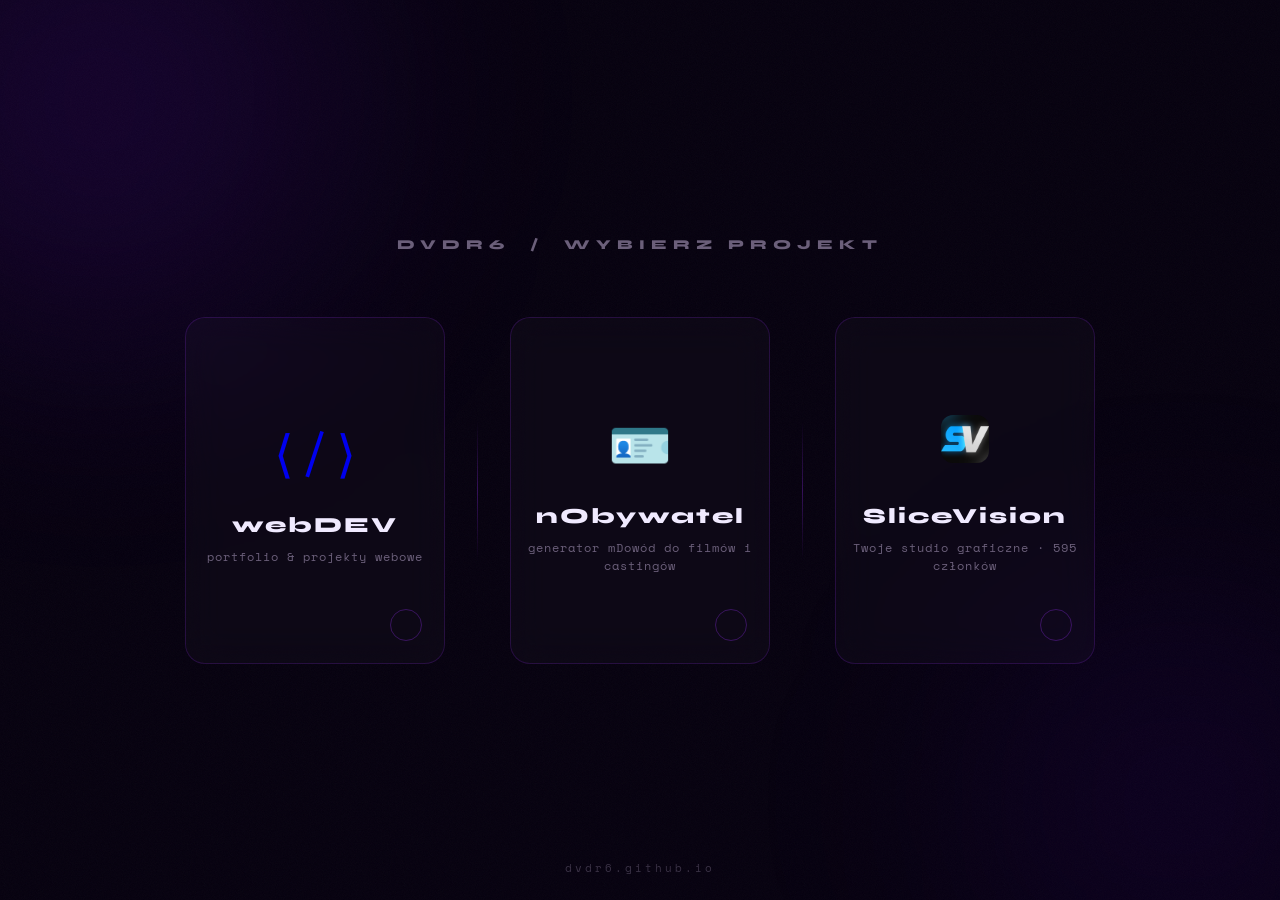
<file: index.html>
<!DOCTYPE html>
<html lang="pl">
<head>
<meta charset="UTF-8">
<meta name="viewport" content="width=device-width, initial-scale=1.0">
<meta name="theme-color" content="#06000f">
<title>dvdr6</title>
<link rel="preconnect" href="https://fonts.googleapis.com">
<link href="https://fonts.googleapis.com/css2?family=Space+Mono:wght@400;700&family=Syne:wght@700;800;900&display=swap" rel="stylesheet">
<style>
* { margin: 0; padding: 0; box-sizing: border-box; }

:root {
  --bg: #06000f;
  --purple: #9b30ff;
  --purple-dim: rgba(155,48,255,0.15);
  --white: #f0eaff;
  --muted: #6b5f7a;
}

html, body {
  height: 100%;
  background: var(--bg);
  font-family: 'Space Mono', monospace;
  overflow: hidden;
}

.noise {
  position: fixed;
  inset: 0;
  pointer-events: none;
  z-index: 0;
  opacity: 0.035;
  background-image: url("data:image/svg+xml,%3Csvg viewBox='0 0 256 256' xmlns='http://www.w3.org/2000/svg'%3E%3Cfilter id='noise'%3E%3CfeTurbulence type='fractalNoise' baseFrequency='0.9' numOctaves='4' stitchTiles='stitch'/%3E%3C/filter%3E%3Crect width='100%25' height='100%25' filter='url(%23noise)'/%3E%3C/svg%3E");
  background-size: 200px 200px;
}

.orb {
  position: fixed;
  border-radius: 50%;
  filter: blur(120px);
  pointer-events: none;
  z-index: 0;
}
.orb-1 { width: 500px; height: 500px; top: -150px; left: -150px; background: rgba(120,20,255,0.12); }
.orb-2 { width: 400px; height: 400px; bottom: -100px; right: -100px; background: rgba(80,0,200,0.1); }

.stage {
  position: relative;
  z-index: 1;
  height: 100vh;
  display: flex;
  flex-direction: column;
  align-items: center;
  justify-content: center;
  padding: 40px 20px;
}

.sig {
  font-family: 'Syne', sans-serif;
  font-weight: 900;
  font-size: clamp(0.7rem, 1.5vw, 0.85rem);
  letter-spacing: 6px;
  color: var(--muted);
  text-transform: uppercase;
  margin-bottom: clamp(36px, 8vh, 64px);
  animation: fadeUp 0.8s ease both;
}

.cards {
  display: flex;
  gap: clamp(16px, 4vw, 32px);
  align-items: stretch;
  flex-wrap: wrap;
  justify-content: center;
}

.card {
  position: relative;
  width: clamp(160px, 42vw, 260px);
  aspect-ratio: 3/4;
  border-radius: 20px;
  border: 1px solid rgba(155,48,255,0.18);
  background: rgba(255,255,255,0.025);
  backdrop-filter: blur(20px);
  display: flex;
  flex-direction: column;
  align-items: center;
  justify-content: center;
  text-decoration: none;
  overflow: hidden;
  cursor: pointer;
  transition: transform 0.35s cubic-bezier(.22,.68,0,1.2), border-color 0.3s, box-shadow 0.3s;
  animation: fadeUp 0.8s ease both;
}

.card:nth-child(2) { animation-delay: 0.05s; }
.card:nth-child(4) { animation-delay: 0.1s; }

.card::before {
  content: '';
  position: absolute;
  inset: 0;
  background: radial-gradient(ellipse at 50% 0%, rgba(155,48,255,0.18) 0%, transparent 65%);
  opacity: 0;
  transition: opacity 0.35s;
}

.card:hover {
  transform: translateY(-10px) scale(1.025);
  border-color: rgba(155,48,255,0.5);
  box-shadow: 0 20px 60px rgba(100,0,255,0.2), 0 0 0 1px rgba(155,48,255,0.1);
}

.card:hover::before { opacity: 1; }

.card-glyph {
  font-size: clamp(2.2rem, 8vw, 3.2rem);
  margin-bottom: 22px;
  position: relative;
  z-index: 1;
  transition: transform 0.35s cubic-bezier(.22,.68,0,1.2);
}

.card:hover .card-glyph { transform: scale(1.15); }

.card-name {
  font-family: 'Syne', sans-serif;
  font-weight: 800;
  font-size: clamp(1rem, 3.5vw, 1.35rem);
  letter-spacing: 2px;
  color: var(--white);
  position: relative;
  z-index: 1;
  margin-bottom: 10px;
}

.card-sub {
  font-size: clamp(0.6rem, 1.8vw, 0.72rem);
  color: var(--muted);
  letter-spacing: 1px;
  position: relative;
  z-index: 1;
  text-align: center;
  padding: 0 16px;
  line-height: 1.6;
}

.card-arrow {
  position: absolute;
  bottom: 22px;
  right: 22px;
  width: 32px;
  height: 32px;
  border-radius: 50%;
  border: 1px solid rgba(155,48,255,0.3);
  display: flex;
  align-items: center;
  justify-content: center;
  transition: all 0.3s;
  z-index: 1;
}

.card:hover .card-arrow {
  background: var(--purple);
  border-color: var(--purple);
  transform: translate(2px, -2px);
}

.card-arrow svg { width: 14px; height: 14px; fill: var(--white); }

.divider {
  width: 1px;
  height: clamp(80px, 20vw, 140px);
  background: linear-gradient(180deg, transparent, rgba(155,48,255,0.3), transparent);
  animation: fadeUp 0.8s ease both 0.05s;
  align-self: center;
}

@media (max-width: 500px) {
  .divider { display: none; }
  .cards { flex-direction: column; align-items: center; }
  .card { width: clamp(200px, 80vw, 300px); aspect-ratio: 5/3; }
}

.footer-sig {
  position: fixed;
  bottom: 24px;
  left: 50%;
  transform: translateX(-50%);
  font-size: 0.68rem;
  color: rgba(107,95,122,0.5);
  letter-spacing: 3px;
  z-index: 1;
  white-space: nowrap;
}

@keyframes fadeUp {
  from { opacity: 0; transform: translateY(24px); }
  to { opacity: 1; transform: translateY(0); }
}
</style>
</head>
<body>
<div class="noise"></div>
<div class="orb orb-1"></div>
<div class="orb orb-2"></div>

<div class="stage">
  <p class="sig">dvdr6 &nbsp;/&nbsp; wybierz projekt</p>

  <div class="cards">
    <a href="webdev.html" class="card">
      <div class="card-glyph">⟨/⟩</div>
      <div class="card-name">webDEV</div>
      <div class="card-sub">portfolio & projekty webowe</div>
      <div class="card-arrow">
        <svg viewBox="0 0 24 24"><path d="M7 17L17 7M17 7H7M17 7v10"/></svg>
      </div>
    </a>

    <div class="divider"></div>

    <a href="nobywatel.html" class="card">
      <div class="card-glyph">🪪</div>
      <div class="card-name">nObywatel</div>
      <div class="card-sub">generator mDowód do filmów i castingów</div>
      <div class="card-arrow">
        <svg viewBox="0 0 24 24"><path d="M7 17L17 7M17 7H7M17 7v10"/></svg>
      </div>
    </a>

    <div class="divider"></div>

    <a href="https://discord.gg/fzKT7bqCHF" target="_blank" class="card">
      <div class="card-glyph">
        <img src="logoslicevision.png" alt="SliceVision" style="width:48px;height:48px;object-fit:contain;border-radius:12px;">
      </div>
      <div class="card-name">SliceVision</div>
      <div class="card-sub">Twoje studio graficzne · 595 członków</div>
      <div class="card-arrow">
        <svg viewBox="0 0 24 24"><path d="M7 17L17 7M17 7H7M17 7v10"/></svg>
      </div>
    </a>
  </div>
</div>

<p class="footer-sig">dvdr6.github.io</p>
</body>
</html>
</file>
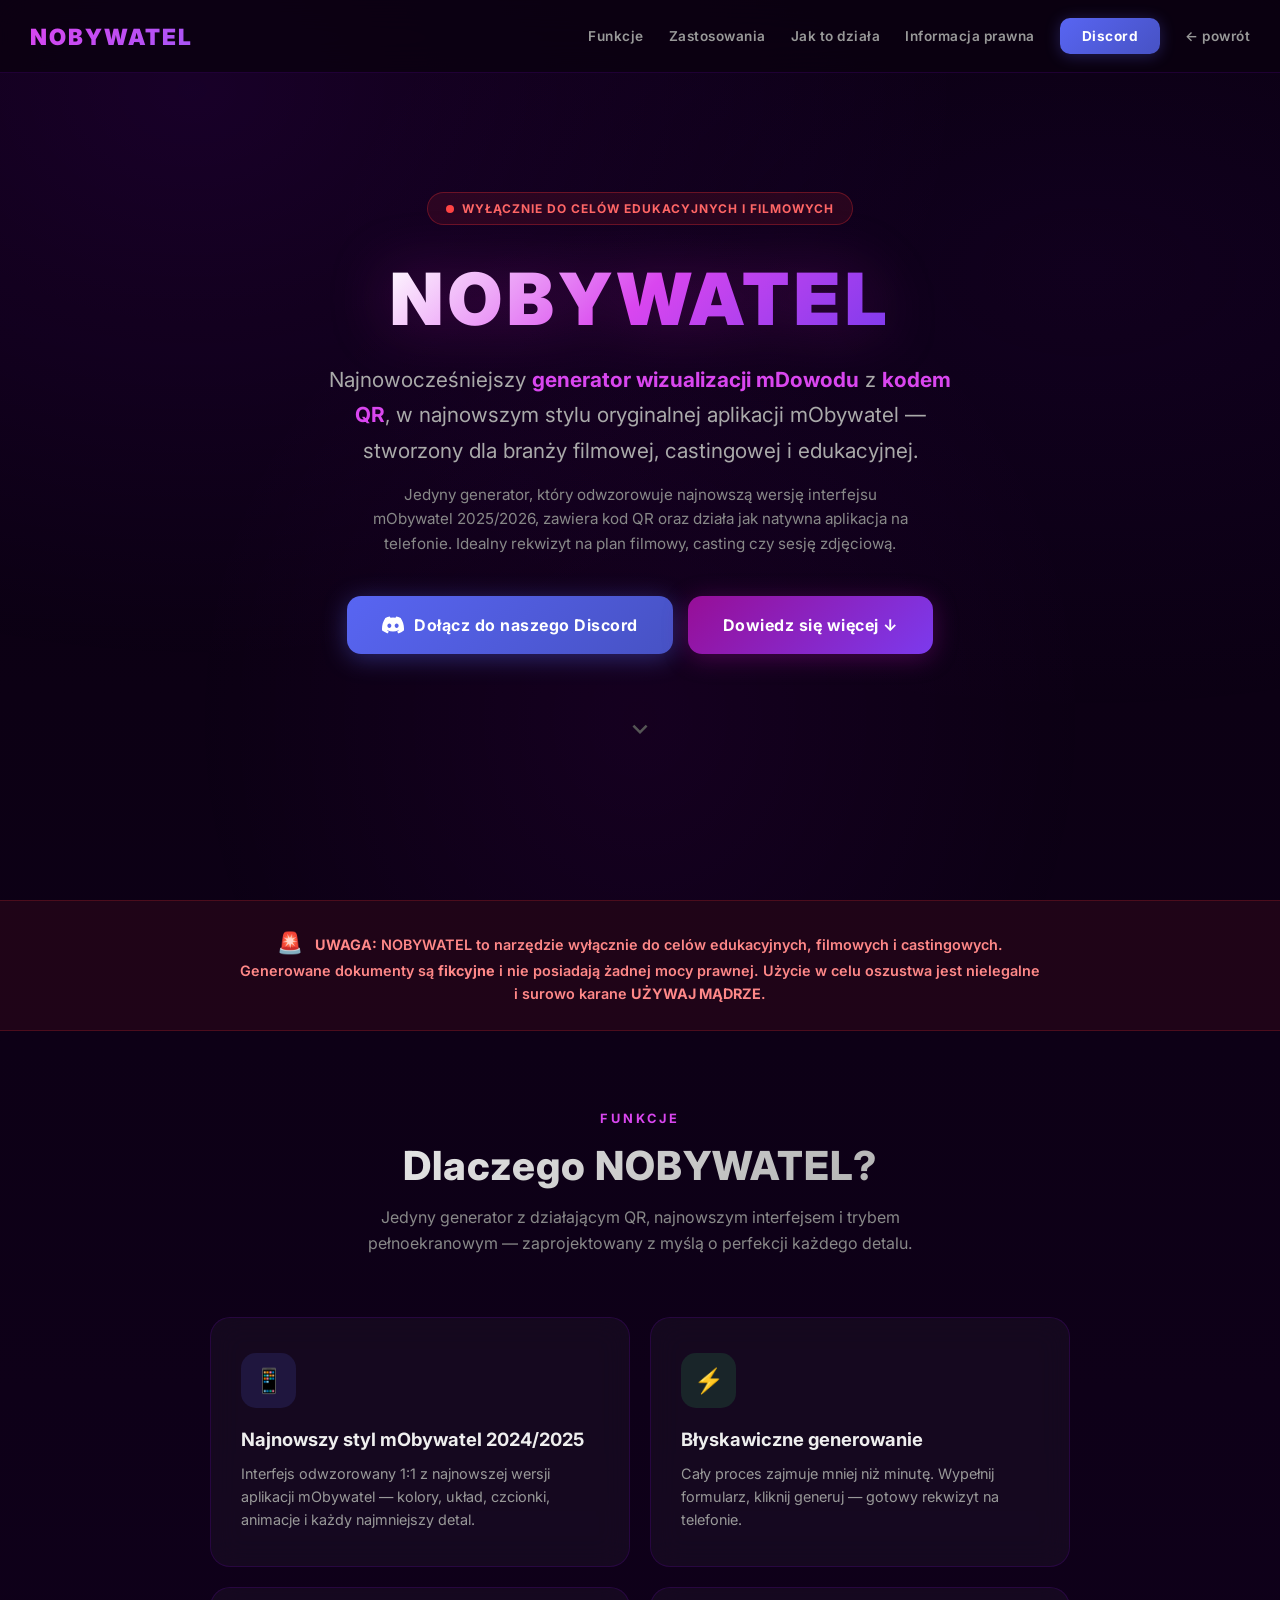
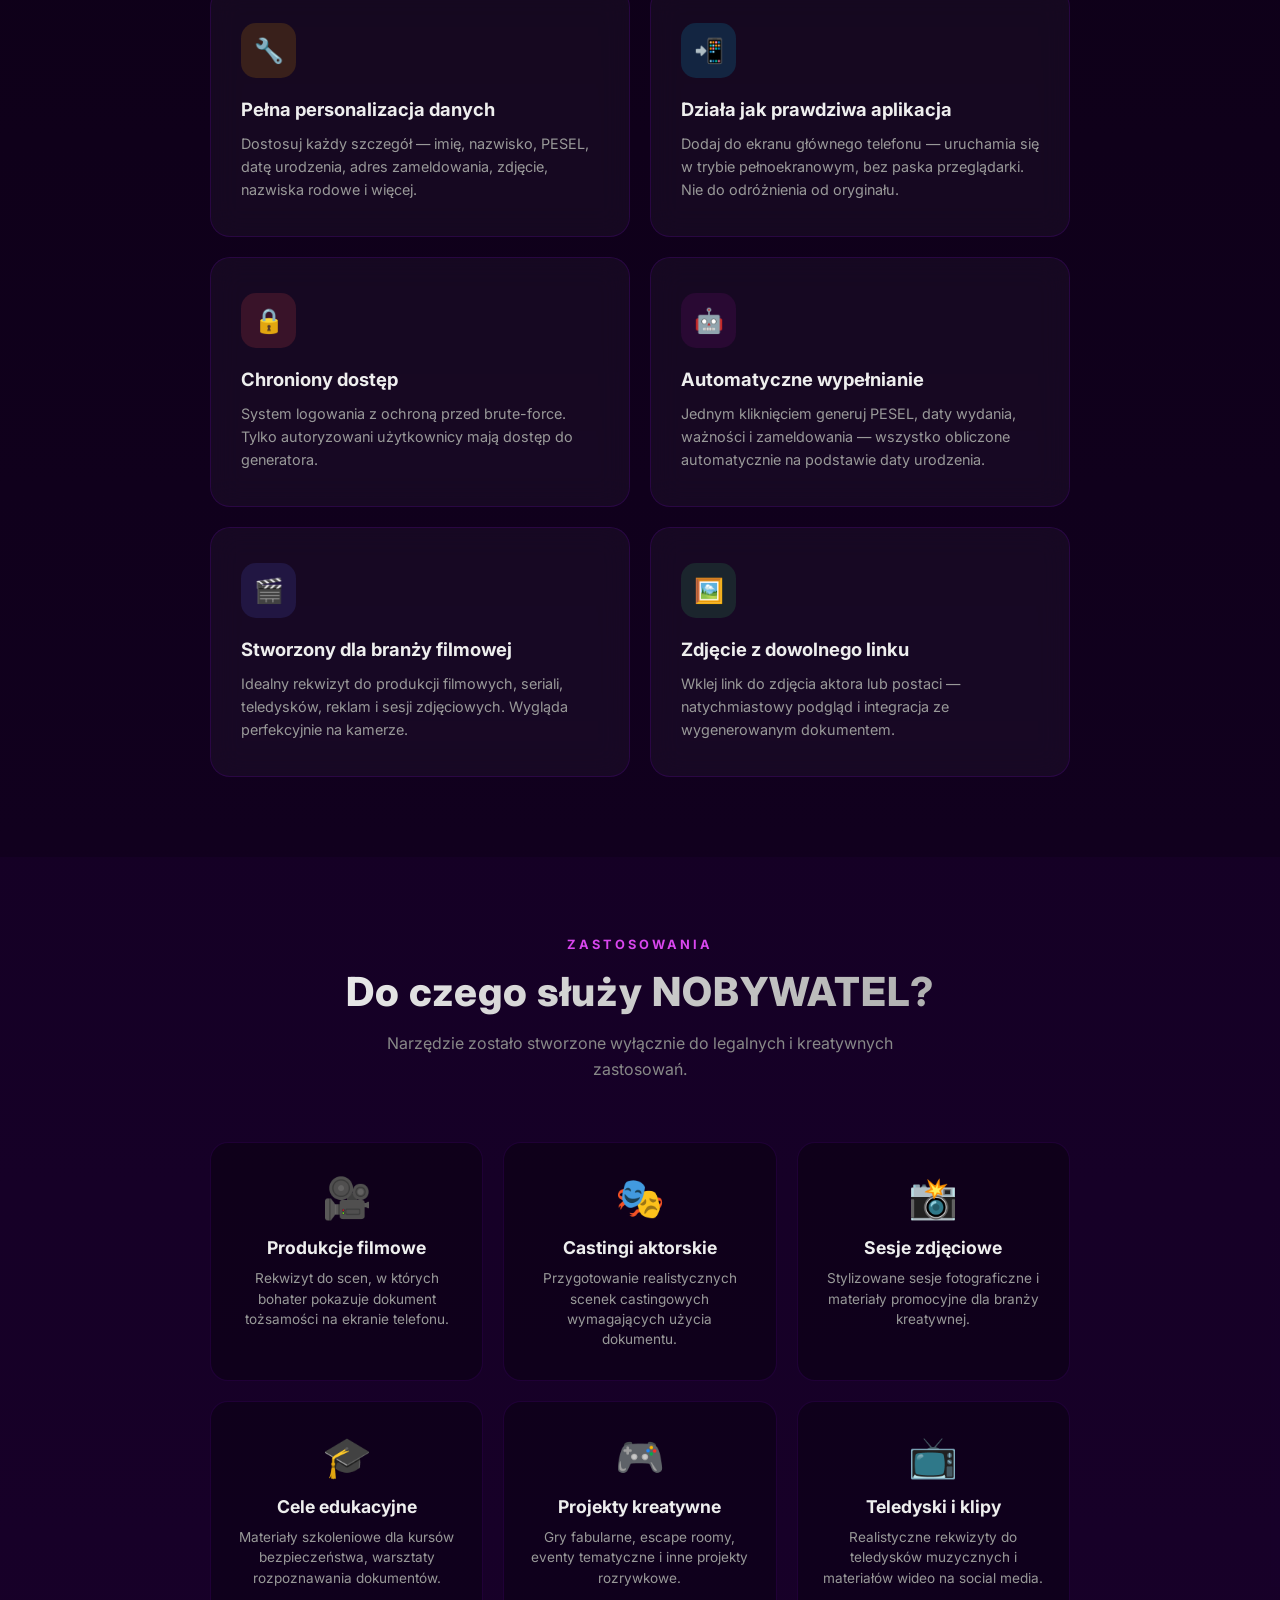
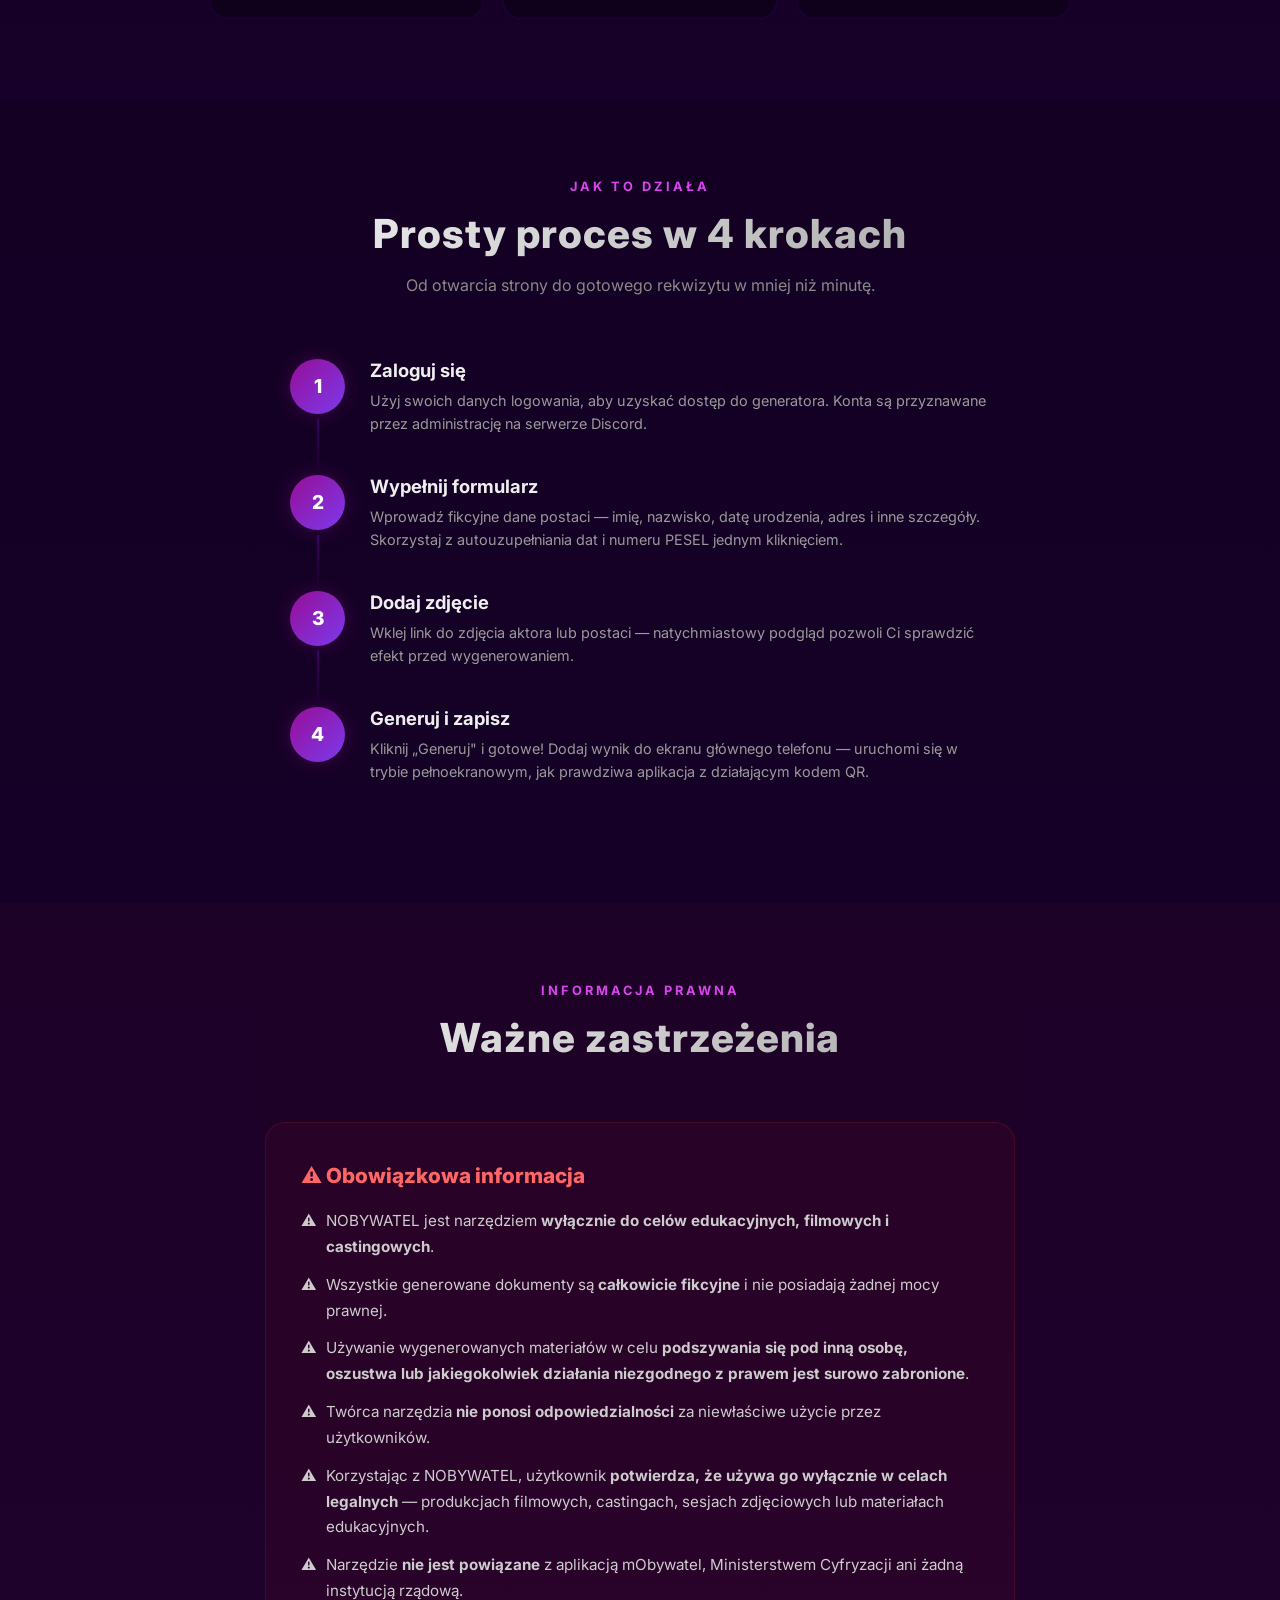
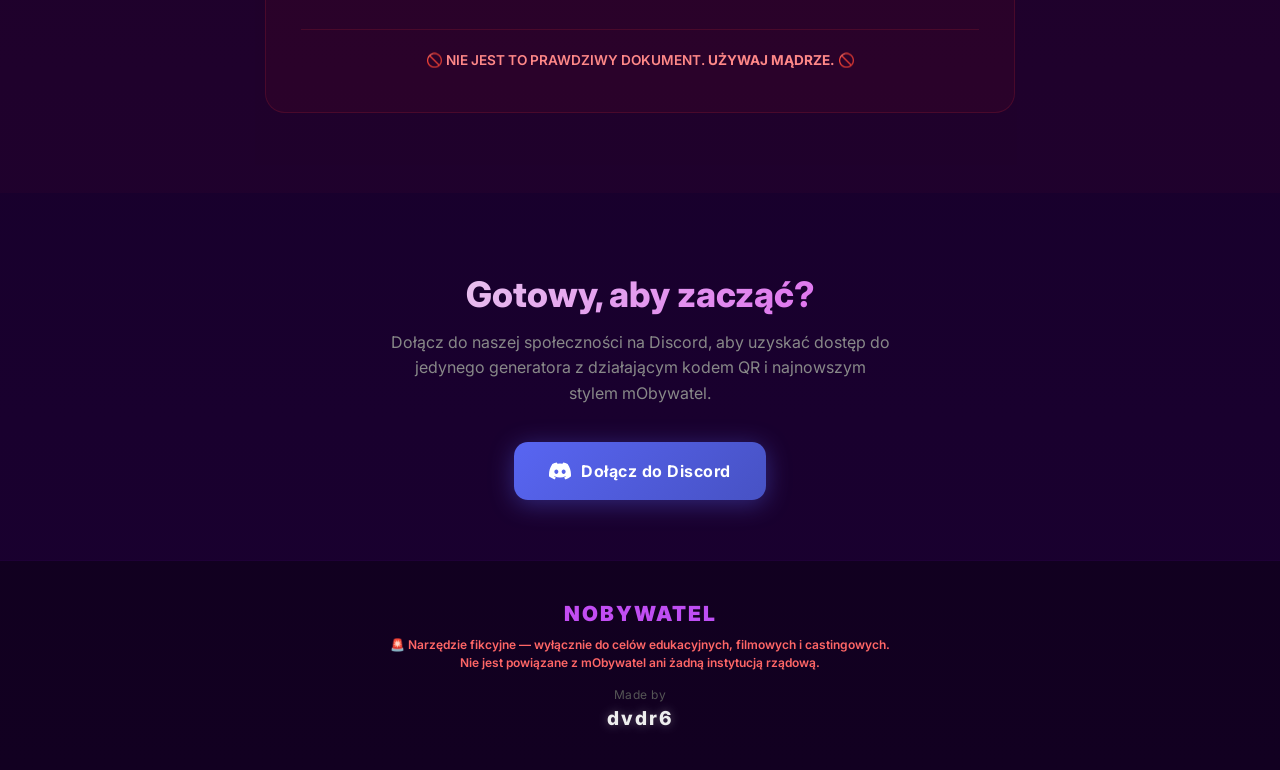
<file: nobywatel.html>
<!DOCTYPE html>
<html lang="pl">
<head>
    <meta charset="UTF-8">
    <meta name="viewport" content="width=device-width, initial-scale=1.0">
    <meta name="apple-mobile-web-app-capable" content="yes">
    <meta name="apple-mobile-web-app-status-bar-style" content="black-translucent">
    <meta name="mobile-web-app-capable" content="yes">
    <meta name="theme-color" content="#0a0010">
    <title>NOBYWATEL | Generator mDowód do Filmów i Castingów</title>
    <link rel="preconnect" href="https://fonts.googleapis.com">
    <link href="https://fonts.googleapis.com/css2?family=Inter:wght@400;500;600;700;800;900&display=swap" rel="stylesheet">
    <style>
        * {
            margin: 0;
            padding: 0;
            box-sizing: border-box;
        }

        html {
            scroll-behavior: smooth;
        }

        body {
            font-family: 'Inter', sans-serif;
            background: linear-gradient(180deg, #0a0010 0%, #1a0030 100%);
            color: #eeeeee;
            overflow-x: hidden;
        }

        .page-wrapper {
            max-width: 860px;
            margin: 0 auto;
            padding: 0 20px;
        }

        .bg-glow {
            position: fixed;
            top: 0;
            left: 0;
            width: 100%;
            height: 100%;
            pointer-events: none;
            z-index: 0;
            background:
                radial-gradient(ellipse at 15% 10%, rgba(150, 0, 255, 0.1) 0%, transparent 50%),
                radial-gradient(ellipse at 85% 30%, rgba(100, 0, 200, 0.07) 0%, transparent 50%),
                radial-gradient(ellipse at 50% 80%, rgba(200, 0, 255, 0.05) 0%, transparent 50%);
        }

        nav {
            position: fixed;
            top: 0;
            left: 0;
            width: 100%;
            z-index: 100;
            padding: 18px 30px;
            display: flex;
            justify-content: space-between;
            align-items: center;
            background: rgba(10, 0, 16, 0.8);
            backdrop-filter: blur(20px);
            -webkit-backdrop-filter: blur(20px);
            border-bottom: 1px solid rgba(150, 0, 255, 0.15);
        }

        .nav-logo {
            font-size: 1.4rem;
            font-weight: 900;
            letter-spacing: 2px;
            background: linear-gradient(135deg, #d946ef, #a855f7);
            -webkit-background-clip: text;
            -webkit-text-fill-color: transparent;
            background-clip: text;
        }

        .nav-links {
            display: flex;
            gap: 25px;
            align-items: center;
        }

        .nav-links a {
            color: #999;
            text-decoration: none;
            font-size: 0.85rem;
            font-weight: 600;
            letter-spacing: 0.5px;
            transition: color 0.3s;
        }

        .nav-links a:hover {
            color: #d946ef;
        }

        .nav-cta {
            padding: 10px 22px !important;
            background: linear-gradient(135deg, #5865F2, #4752C4) !important;
            color: #fff !important;
            border-radius: 10px;
            font-weight: 700 !important;
            font-size: 0.85rem !important;
            transition: all 0.3s !important;
            box-shadow: 0 2px 15px rgba(88, 101, 242, 0.3);
        }

        .nav-cta:hover {
            transform: translateY(-2px);
            box-shadow: 0 4px 20px rgba(88, 101, 242, 0.5) !important;
            color: #fff !important;
        }

        .nav-back {
            font-size: 0.75rem;
            color: #666;
            text-decoration: none;
            letter-spacing: 0.5px;
            transition: color 0.2s;
        }

        .nav-back:hover { color: #d946ef; }

        .hero {
            position: relative;
            z-index: 1;
            min-height: 100vh;
            display: flex;
            flex-direction: column;
            justify-content: center;
            align-items: center;
            text-align: center;
            padding: 120px 24px 80px 24px;
        }

        .hero-inner {
            max-width: 720px;
            width: 100%;
            display: flex;
            flex-direction: column;
            align-items: center;
        }

        .hero-badge {
            display: inline-flex;
            align-items: center;
            gap: 8px;
            padding: 8px 18px;
            border-radius: 50px;
            background: rgba(255, 50, 50, 0.1);
            border: 1px solid rgba(255, 50, 50, 0.3);
            font-size: 0.75rem;
            font-weight: 700;
            color: #ff6666;
            letter-spacing: 1px;
            text-transform: uppercase;
            margin-bottom: 30px;
            animation: fadeInDown 0.8s ease-out;
        }

        .hero-badge .dot {
            width: 8px;
            height: 8px;
            background: #ff4444;
            border-radius: 50%;
            animation: pulse 2s infinite;
        }

        @keyframes pulse {
            0%, 100% { opacity: 1; transform: scale(1); }
            50% { opacity: 0.5; transform: scale(0.8); }
        }

        .hero-title {
            font-size: 4.5rem;
            font-weight: 900;
            letter-spacing: 5px;
            margin-bottom: 20px;
            background: linear-gradient(135deg, #ffffff 0%, #d946ef 50%, #7c3aed 100%);
            -webkit-background-clip: text;
            -webkit-text-fill-color: transparent;
            background-clip: text;
            filter: drop-shadow(0 0 30px rgba(150, 14, 150, 0.4));
            animation: fadeInUp 0.8s ease-out;
        }

        .hero-subtitle {
            font-size: 1.3rem;
            color: #aaaaaa;
            max-width: 650px;
            line-height: 1.7;
            margin-bottom: 15px;
            animation: fadeInUp 0.8s ease-out 0.1s both;
        }

        .hero-subtitle strong {
            color: #d946ef;
        }

        .hero-purpose {
            font-size: 0.95rem;
            color: #888;
            max-width: 550px;
            line-height: 1.6;
            margin-bottom: 40px;
            animation: fadeInUp 0.8s ease-out 0.2s both;
        }

        .hero-buttons {
            display: flex;
            gap: 15px;
            flex-wrap: wrap;
            justify-content: center;
            animation: fadeInUp 0.8s ease-out 0.3s both;
        }

        .btn {
            display: inline-flex;
            align-items: center;
            justify-content: center;
            gap: 10px;
            padding: 18px 35px;
            border: none;
            border-radius: 14px;
            font-family: 'Inter', sans-serif;
            font-size: 1rem;
            font-weight: 700;
            cursor: pointer;
            text-decoration: none;
            transition: all 0.3s ease;
            letter-spacing: 0.5px;
        }

        .btn-primary {
            background: linear-gradient(135deg, #970e97, #7c3aed);
            color: #ffffff;
            box-shadow: 0 4px 25px rgba(150, 14, 150, 0.4);
        }

        .btn-primary:hover {
            transform: translateY(-3px);
            box-shadow: 0 8px 35px rgba(150, 14, 150, 0.6);
            filter: brightness(1.1);
        }

        .btn-discord {
            background: linear-gradient(135deg, #5865F2, #4752C4);
            color: #ffffff;
            box-shadow: 0 4px 25px rgba(88, 101, 242, 0.4);
        }

        .btn-discord:hover {
            transform: translateY(-3px);
            box-shadow: 0 8px 35px rgba(88, 101, 242, 0.6);
            filter: brightness(1.1);
        }

        .btn-discord svg {
            width: 22px;
            height: 22px;
            fill: #ffffff;
        }

        .hero-scroll {
            margin-top: 60px;
            animation: bounce 2s infinite;
        }

        .hero-scroll svg {
            width: 30px;
            height: 30px;
            fill: #555;
        }

        @keyframes bounce {
            0%, 100% { transform: translateY(0); }
            50% { transform: translateY(10px); }
        }

        @keyframes fadeInUp {
            from { opacity: 0; transform: translateY(30px); }
            to { opacity: 1; transform: translateY(0); }
        }

        @keyframes fadeInDown {
            from { opacity: 0; transform: translateY(-20px); }
            to { opacity: 1; transform: translateY(0); }
        }

        .disclaimer-banner {
            position: relative;
            z-index: 1;
            background: rgba(255, 50, 50, 0.08);
            border-top: 1px solid rgba(255, 50, 50, 0.2);
            border-bottom: 1px solid rgba(255, 50, 50, 0.2);
            padding: 25px 30px;
            text-align: center;
        }

        .disclaimer-banner p {
            font-size: 0.9rem;
            color: #ff8888;
            font-weight: 600;
            line-height: 1.6;
            max-width: 800px;
            margin: 0 auto;
        }

        .disclaimer-banner .icon {
            font-size: 1.3rem;
            margin-right: 8px;
        }

        section {
            position: relative;
            z-index: 1;
            padding: 80px 24px;
        }

        .section-header {
            max-width: 680px;
            margin-left: auto;
            margin-right: auto;
            margin-bottom: 50px;
        }

        .section-header {
            text-align: center;
            margin-bottom: 60px;
        }

        .section-label {
            font-size: 0.8rem;
            font-weight: 700;
            color: #d946ef;
            letter-spacing: 3px;
            text-transform: uppercase;
            margin-bottom: 15px;
        }

        .section-title {
            font-size: 2.5rem;
            font-weight: 800;
            letter-spacing: 1px;
            margin-bottom: 15px;
            background: linear-gradient(135deg, #eeeeee, #aaaaaa);
            -webkit-background-clip: text;
            -webkit-text-fill-color: transparent;
            background-clip: text;
        }

        .section-desc {
            font-size: 1rem;
            color: #888;
            max-width: 600px;
            margin: 0 auto;
            line-height: 1.6;
        }

        .features-grid {
            display: grid;
            grid-template-columns: repeat(auto-fill, minmax(min(100%, 280px), 1fr));
            gap: 20px;
            max-width: 860px;
            margin: 0 auto;
        }

        .feature-card {
            background: rgba(255, 255, 255, 0.03);
            backdrop-filter: blur(15px);
            border: 1px solid rgba(150, 0, 255, 0.15);
            border-radius: 20px;
            padding: 35px 30px;
            transition: all 0.3s ease;
        }

        .feature-card:hover {
            transform: translateY(-5px);
            border-color: rgba(150, 0, 255, 0.3);
            box-shadow: 0 10px 40px rgba(150, 14, 150, 0.15);
        }

        .feature-icon {
            width: 55px;
            height: 55px;
            border-radius: 15px;
            display: flex;
            align-items: center;
            justify-content: center;
            margin-bottom: 20px;
            font-size: 1.5rem;
        }

        .feature-icon.purple { background: rgba(150, 14, 150, 0.15); }
        .feature-icon.blue { background: rgba(88, 101, 242, 0.15); }
        .feature-icon.green { background: rgba(50, 200, 100, 0.15); }
        .feature-icon.orange { background: rgba(255, 165, 0, 0.15); }
        .feature-icon.red { background: rgba(255, 80, 80, 0.15); }
        .feature-icon.cyan { background: rgba(0, 200, 255, 0.15); }

        .feature-card h3 {
            font-size: 1.15rem;
            font-weight: 700;
            margin-bottom: 12px;
            color: #eeeeee;
        }

        .feature-card p {
            font-size: 0.9rem;
            color: #999;
            line-height: 1.6;
        }

        #usecases {
            background: rgba(150, 0, 255, 0.03);
        }

        .usecases-grid {
            display: grid;
            grid-template-columns: repeat(auto-fill, minmax(min(100%, 240px), 1fr));
            gap: 20px;
            max-width: 860px;
            margin: 0 auto;
        }

        .usecase-card {
            background: rgba(0, 0, 0, 0.3);
            border: 1px solid rgba(150, 0, 255, 0.12);
            border-radius: 18px;
            padding: 30px 25px;
            text-align: center;
            transition: all 0.3s ease;
        }

        .usecase-card:hover {
            transform: translateY(-3px);
            border-color: rgba(150, 0, 255, 0.25);
        }

        .usecase-emoji {
            font-size: 2.5rem;
            margin-bottom: 15px;
            display: block;
        }

        .usecase-card h3 {
            font-size: 1.1rem;
            font-weight: 700;
            margin-bottom: 10px;
            color: #eeeeee;
        }

        .usecase-card p {
            font-size: 0.85rem;
            color: #999;
            line-height: 1.5;
        }

        .steps-container {
            max-width: 700px;
            margin: 0 auto;
        }

        .step {
            display: flex;
            gap: 25px;
            align-items: flex-start;
            margin-bottom: 40px;
            position: relative;
        }

        .step:not(:last-child)::after {
            content: '';
            position: absolute;
            left: 27px;
            top: 60px;
            width: 2px;
            height: calc(100% - 20px);
            background: linear-gradient(180deg, rgba(150, 0, 255, 0.3), transparent);
        }

        .step-number {
            min-width: 55px;
            height: 55px;
            border-radius: 50%;
            display: flex;
            align-items: center;
            justify-content: center;
            font-size: 1.2rem;
            font-weight: 800;
            background: linear-gradient(135deg, #970e97, #7c3aed);
            color: #ffffff;
            box-shadow: 0 0 20px rgba(150, 14, 150, 0.3);
        }

        .step-content h3 {
            font-size: 1.15rem;
            font-weight: 700;
            margin-bottom: 8px;
            color: #eeeeee;
        }

        .step-content p {
            font-size: 0.9rem;
            color: #999;
            line-height: 1.6;
        }

        #legal {
            background: rgba(255, 50, 50, 0.03);
        }

        .legal-box {
            max-width: 750px;
            margin: 0 auto;
            background: rgba(255, 50, 50, 0.05);
            border: 1px solid rgba(255, 50, 50, 0.15);
            border-radius: 20px;
            padding: 40px 35px;
        }

        .legal-box h3 {
            font-size: 1.3rem;
            font-weight: 800;
            color: #ff6666;
            margin-bottom: 20px;
            display: flex;
            align-items: center;
            gap: 10px;
        }

        .legal-box ul {
            list-style: none;
            padding: 0;
        }

        .legal-box ul li {
            font-size: 0.95rem;
            color: #cccccc;
            line-height: 1.7;
            margin-bottom: 12px;
            padding-left: 25px;
            position: relative;
        }

        .legal-box ul li::before {
            content: '⚠';
            position: absolute;
            left: 0;
            top: 0;
        }

        .legal-box .legal-footer {
            margin-top: 25px;
            padding-top: 20px;
            border-top: 1px solid rgba(255, 50, 50, 0.15);
            font-size: 0.85rem;
            color: #ff8888;
            font-weight: 600;
            text-align: center;
            line-height: 1.6;
        }

        .cta-section {
            text-align: center;
            padding: 80px 24px 60px 24px;
            max-width: 860px;
            margin: 0 auto;
        }

        .cta-title {
            font-size: 2.2rem;
            font-weight: 800;
            margin-bottom: 15px;
            background: linear-gradient(135deg, #eeeeee, #d946ef);
            -webkit-background-clip: text;
            -webkit-text-fill-color: transparent;
            background-clip: text;
        }

        .cta-desc {
            font-size: 1rem;
            color: #888;
            margin-bottom: 35px;
            max-width: 500px;
            margin-left: auto;
            margin-right: auto;
            line-height: 1.6;
        }

        .cta-buttons {
            display: flex;
            gap: 15px;
            justify-content: center;
            flex-wrap: wrap;
        }

        footer {
            position: relative;
            z-index: 1;
            text-align: center;
            padding: 40px 20px;
            border-top: 1px solid rgba(150, 0, 255, 0.1);
            background: rgba(0, 0, 0, 0.3);
        }

        .footer-logo {
            font-size: 1.3rem;
            font-weight: 900;
            letter-spacing: 2px;
            background: linear-gradient(135deg, #d946ef, #a855f7);
            -webkit-background-clip: text;
            -webkit-text-fill-color: transparent;
            background-clip: text;
            margin-bottom: 10px;
        }

        .footer-disclaimer {
            font-size: 0.75rem;
            color: #ff6666;
            font-weight: 600;
            margin-bottom: 15px;
            line-height: 1.5;
        }

        .footer-dev {
            font-size: 0.75rem;
            color: #555;
            letter-spacing: 0.5px;
        }

        .footer-dev span {
            display: block;
            margin-top: 4px;
            font-weight: 800;
            font-size: 1.2rem;
            color: #eeeeee;
            letter-spacing: 2px;
            text-shadow: 0 0 10px rgba(255, 255, 255, 0.3);
        }

        .mobile-menu-btn {
            display: none;
            background: none;
            border: none;
            cursor: pointer;
            padding: 5px;
        }

        .mobile-menu-btn span {
            display: block;
            width: 25px;
            height: 2px;
            background: #eeeeee;
            margin: 6px 0;
            transition: all 0.3s;
            border-radius: 2px;
        }

        @media (max-width: 768px) {
            .nav-links {
                display: none;
                position: absolute;
                top: 100%;
                left: 0;
                width: 100%;
                flex-direction: column;
                background: rgba(10, 0, 16, 0.95);
                backdrop-filter: blur(20px);
                padding: 20px;
                gap: 15px;
                border-bottom: 1px solid rgba(150, 0, 255, 0.15);
            }

            .nav-links.active { display: flex; }

            .mobile-menu-btn { display: block; }

            .hero-title {
                font-size: 2.8rem;
                letter-spacing: 3px;
            }

            .hero-subtitle { font-size: 1.05rem; }
            .section-title { font-size: 1.8rem; }
            .cta-title { font-size: 1.7rem; }

            .step { gap: 18px; }

            .step-number {
                min-width: 45px;
                height: 45px;
                font-size: 1rem;
            }

            .step:not(:last-child)::after { left: 22px; }

            .legal-box { padding: 25px 20px; }
        }

        @media (max-width: 400px) {
            .hero-title { font-size: 2.2rem; }

            .btn {
                padding: 15px 25px;
                font-size: 0.9rem;
            }

            nav { padding: 15px 20px; }
        }
    </style>
</head>
<body>

    <div class="bg-glow"></div>

    <nav>
        <div class="nav-logo">NOBYWATEL</div>
        <button class="mobile-menu-btn" id="mobileMenuBtn" aria-label="Menu">
            <span></span>
            <span></span>
            <span></span>
        </button>
        <div class="nav-links" id="navLinks">
            <a href="#features">Funkcje</a>
            <a href="#usecases">Zastosowania</a>
            <a href="#howitworks">Jak to działa</a>
            <a href="#legal">Informacja prawna</a>
            <a href="Discord.html" target="_blank" class="nav-cta">Discord</a>
            <a href="index.html" class="nav-back">← powrót</a>
        </div>
    </nav>

    <section class="hero">
      <div class="hero-inner">
        <div class="hero-badge">
            <span class="dot"></span>
            WYŁĄCZNIE DO CELÓW EDUKACYJNYCH I FILMOWYCH
        </div>

        <h1 class="hero-title">NOBYWATEL</h1>

        <p class="hero-subtitle">
            Najnowocześniejszy <strong>generator wizualizacji mDowodu</strong> z <strong>kodem QR</strong>, w najnowszym stylu oryginalnej aplikacji mObywatel — stworzony dla branży filmowej, castingowej i edukacyjnej.
        </p>

        <p class="hero-purpose">
            Jedyny generator, który odwzorowuje najnowszą wersję interfejsu mObywatel 2025/2026, 
            zawiera kod QR oraz działa jak natywna aplikacja na telefonie. 
            Idealny rekwizyt na plan filmowy, casting czy sesję zdjęciową.
        </p>

        <div class="hero-buttons">
            <a href="Discord.html" target="_blank" class="btn btn-discord">
                <svg viewBox="0 0 24 24" xmlns="http://www.w3.org/2000/svg">
                    <path d="M20.317 4.37a19.791 19.791 0 0 0-4.885-1.515.074.074 0 0 0-.079.037c-.21.375-.444.864-.608 1.25a18.27 18.27 0 0 0-5.487 0 12.64 12.64 0 0 0-.617-1.25.077.077 0 0 0-.079-.037A19.736 19.736 0 0 0 3.677 4.37a.07.07 0 0 0-.032.027C.533 9.046-.32 13.58.099 18.057a.082.082 0 0 0 .031.057 19.9 19.9 0 0 0 5.993 3.03.078.078 0 0 0 .084-.028 14.09 14.09 0 0 0 1.226-1.994.076.076 0 0 0-.041-.106 13.107 13.107 0 0 1-1.872-.892.077.077 0 0 1-.008-.128 10.2 10.2 0 0 0 .372-.292.074.074 0 0 1 .077-.01c3.928 1.793 8.18 1.793 12.062 0a.074.074 0 0 1 .078.01c.12.098.246.198.373.292a.077.077 0 0 1-.006.127 12.299 12.299 0 0 1-1.873.892.077.077 0 0 0-.041.107c.36.698.772 1.362 1.225 1.993a.076.076 0 0 0 .084.028 19.839 19.839 0 0 0 6.002-3.03.077.077 0 0 0 .032-.054c.5-5.177-.838-9.674-3.549-13.66a.061.061 0 0 0-.031-.03zM8.02 15.33c-1.183 0-2.157-1.085-2.157-2.419 0-1.333.956-2.419 2.157-2.419 1.21 0 2.176 1.096 2.157 2.42 0 1.333-.956 2.418-2.157 2.418zm7.975 0c-1.183 0-2.157-1.085-2.157-2.419 0-1.333.955-2.419 2.157-2.419 1.21 0 2.176 1.096 2.157 2.42 0 1.333-.946 2.418-2.157 2.418z"/>
                </svg>
                Dołącz do naszego Discord
            </a>
            <a href="#features" class="btn btn-primary">
                Dowiedz się więcej ↓
            </a>
        </div>

        <div class="hero-scroll">
            <svg viewBox="0 0 24 24" xmlns="http://www.w3.org/2000/svg">
                <path d="M7.41 8.59L12 13.17l4.59-4.58L18 10l-6 6-6-6 1.41-1.41z"/>
            </svg>
        </div>
      </div>
    </section>

    <div class="disclaimer-banner">
        <p>
            <span class="icon">🚨</span>
            <strong>UWAGA:</strong> NOBYWATEL to narzędzie wyłącznie do celów edukacyjnych, filmowych i castingowych. 
            Generowane dokumenty są <strong>fikcyjne</strong> i nie posiadają żadnej mocy prawnej. 
            Użycie w celu oszustwa jest nielegalne i surowo karane <strong>UŻYWAJ MĄDRZE</strong>.
        </p>
    </div>

    <section id="features">
        <div class="section-header">
            <div class="section-label">Funkcje</div>
            <h2 class="section-title">Dlaczego NOBYWATEL?</h2>
            <p class="section-desc">Jedyny generator z działającym QR, najnowszym interfejsem i trybem pełnoekranowym — zaprojektowany z myślą o perfekcji każdego detalu.</p>
        </div>

        <div class="features-grid">
            <div class="feature-card">
                <div class="feature-icon blue">📱</div>
                <h3>Najnowszy styl mObywatel 2024/2025</h3>
                <p>Interfejs odwzorowany 1:1 z najnowszej wersji aplikacji mObywatel — kolory, układ, czcionki, animacje i każdy najmniejszy detal.</p>
            </div>

            <div class="feature-card">
                <div class="feature-icon green">⚡</div>
                <h3>Błyskawiczne generowanie</h3>
                <p>Cały proces zajmuje mniej niż minutę. Wypełnij formularz, kliknij generuj — gotowy rekwizyt na telefonie.</p>
            </div>

            <div class="feature-card">
                <div class="feature-icon orange">🔧</div>
                <h3>Pełna personalizacja danych</h3>
                <p>Dostosuj każdy szczegół — imię, nazwisko, PESEL, datę urodzenia, adres zameldowania, zdjęcie, nazwiska rodowe i więcej.</p>
            </div>

            <div class="feature-card">
                <div class="feature-icon cyan">📲</div>
                <h3>Działa jak prawdziwa aplikacja</h3>
                <p>Dodaj do ekranu głównego telefonu — uruchamia się w trybie pełnoekranowym, bez paska przeglądarki. Nie do odróżnienia od oryginału.</p>
            </div>

            <div class="feature-card">
                <div class="feature-icon red">🔒</div>
                <h3>Chroniony dostęp</h3>
                <p>System logowania z ochroną przed brute-force. Tylko autoryzowani użytkownicy mają dostęp do generatora.</p>
            </div>

            <div class="feature-card">
                <div class="feature-icon purple">🤖</div>
                <h3>Automatyczne wypełnianie</h3>
                <p>Jednym kliknięciem generuj PESEL, daty wydania, ważności i zameldowania — wszystko obliczone automatycznie na podstawie daty urodzenia.</p>
            </div>

            <div class="feature-card">
                <div class="feature-icon blue">🎬</div>
                <h3>Stworzony dla branży filmowej</h3>
                <p>Idealny rekwizyt do produkcji filmowych, seriali, teledysków, reklam i sesji zdjęciowych. Wygląda perfekcyjnie na kamerze.</p>
            </div>

            <div class="feature-card">
                <div class="feature-icon green">🖼️</div>
                <h3>Zdjęcie z dowolnego linku</h3>
                <p>Wklej link do zdjęcia aktora lub postaci — natychmiastowy podgląd i integracja ze wygenerowanym dokumentem.</p>
            </div>
        </div>
    </section>

    <section id="usecases">
        <div class="section-header">
            <div class="section-label">Zastosowania</div>
            <h2 class="section-title">Do czego służy NOBYWATEL?</h2>
            <p class="section-desc">Narzędzie zostało stworzone wyłącznie do legalnych i kreatywnych zastosowań.</p>
        </div>

        <div class="usecases-grid">
            <div class="usecase-card">
                <span class="usecase-emoji">🎥</span>
                <h3>Produkcje filmowe</h3>
                <p>Rekwizyt do scen, w których bohater pokazuje dokument tożsamości na ekranie telefonu.</p>
            </div>

            <div class="usecase-card">
                <span class="usecase-emoji">🎭</span>
                <h3>Castingi aktorskie</h3>
                <p>Przygotowanie realistycznych scenek castingowych wymagających użycia dokumentu.</p>
            </div>

            <div class="usecase-card">
                <span class="usecase-emoji">📸</span>
                <h3>Sesje zdjęciowe</h3>
                <p>Stylizowane sesje fotograficzne i materiały promocyjne dla branży kreatywnej.</p>
            </div>

            <div class="usecase-card">
                <span class="usecase-emoji">🎓</span>
                <h3>Cele edukacyjne</h3>
                <p>Materiały szkoleniowe dla kursów bezpieczeństwa, warsztaty rozpoznawania dokumentów.</p>
            </div>

            <div class="usecase-card">
                <span class="usecase-emoji">🎮</span>
                <h3>Projekty kreatywne</h3>
                <p>Gry fabularne, escape roomy, eventy tematyczne i inne projekty rozrywkowe.</p>
            </div>

            <div class="usecase-card">
                <span class="usecase-emoji">📺</span>
                <h3>Teledyski i klipy</h3>
                <p>Realistyczne rekwizyty do teledysków muzycznych i materiałów wideo na social media.</p>
            </div>
        </div>
    </section>

    <section id="howitworks">
        <div class="section-header">
            <div class="section-label">Jak to działa</div>
            <h2 class="section-title">Prosty proces w 4 krokach</h2>
            <p class="section-desc">Od otwarcia strony do gotowego rekwizytu w mniej niż minutę.</p>
        </div>

        <div class="steps-container">
            <div class="step">
                <div class="step-number">1</div>
                <div class="step-content">
                    <h3>Zaloguj się</h3>
                    <p>Użyj swoich danych logowania, aby uzyskać dostęp do generatora. Konta są przyznawane przez administrację na serwerze Discord.</p>
                </div>
            </div>

            <div class="step">
                <div class="step-number">2</div>
                <div class="step-content">
                    <h3>Wypełnij formularz</h3>
                    <p>Wprowadź fikcyjne dane postaci — imię, nazwisko, datę urodzenia, adres i inne szczegóły. Skorzystaj z autouzupełniania dat i numeru PESEL jednym kliknięciem.</p>
                </div>
            </div>

            <div class="step">
                <div class="step-number">3</div>
                <div class="step-content">
                    <h3>Dodaj zdjęcie</h3>
                    <p>Wklej link do zdjęcia aktora lub postaci — natychmiastowy podgląd pozwoli Ci sprawdzić efekt przed wygenerowaniem.</p>
                </div>
            </div>

            <div class="step">
                <div class="step-number">4</div>
                <div class="step-content">
                    <h3>Generuj i zapisz</h3>
                    <p>Kliknij „Generuj" i gotowe! Dodaj wynik do ekranu głównego telefonu — uruchomi się w trybie pełnoekranowym, jak prawdziwa aplikacja z działającym kodem QR.</p>
                </div>
            </div>
        </div>
    </section>

    <section id="legal">
        <div class="section-header">
            <div class="section-label">Informacja prawna</div>
            <h2 class="section-title">Ważne zastrzeżenia</h2>
        </div>

        <div class="legal-box">
            <h3>⚠️ Obowiązkowa informacja</h3>
            <ul>
                <li>NOBYWATEL jest narzędziem <strong>wyłącznie do celów edukacyjnych, filmowych i castingowych</strong>.</li>
                <li>Wszystkie generowane dokumenty są <strong>całkowicie fikcyjne</strong> i nie posiadają żadnej mocy prawnej.</li>
                <li>Używanie wygenerowanych materiałów w celu <strong>podszywania się pod inną osobę, oszustwa lub jakiegokolwiek działania niezgodnego z prawem jest surowo zabronione</strong>.</li>
                <li>Twórca narzędzia <strong>nie ponosi odpowiedzialności</strong> za niewłaściwe użycie przez użytkowników.</li>
                <li>Korzystając z NOBYWATEL, użytkownik <strong>potwierdza, że używa go wyłącznie w celach legalnych</strong> — produkcjach filmowych, castingach, sesjach zdjęciowych lub materiałach edukacyjnych.</li>
                <li>Narzędzie <strong>nie jest powiązane</strong> z aplikacją mObywatel, Ministerstwem Cyfryzacji ani żadną instytucją rządową.</li>
            </ul>
            <div class="legal-footer">
                🚫 NIE JEST TO PRAWDZIWY DOKUMENT. <strong>UŻYWAJ MĄDRZE.</strong> 🚫
            </div>
        </div>
    </section>

    <section class="cta-section">
        <h2 class="cta-title">Gotowy, aby zacząć?</h2>
        <p class="cta-desc">Dołącz do naszej społeczności na Discord, aby uzyskać dostęp do jedynego generatora z działającym kodem QR i najnowszym stylem mObywatel.</p>
        <div class="cta-buttons">
            <a href="Discord.html" target="_blank" class="btn btn-discord">
                <svg viewBox="0 0 24 24" xmlns="http://www.w3.org/2000/svg">
                    <path d="M20.317 4.37a19.791 19.791 0 0 0-4.885-1.515.074.074 0 0 0-.079.037c-.21.375-.444.864-.608 1.25a18.27 18.27 0 0 0-5.487 0 12.64 12.64 0 0 0-.617-1.25.077.077 0 0 0-.079-.037A19.736 19.736 0 0 0 3.677 4.37a.07.07 0 0 0-.032.027C.533 9.046-.32 13.58.099 18.057a.082.082 0 0 0 .031.057 19.9 19.9 0 0 0 5.993 3.03.078.078 0 0 0 .084-.028 14.09 14.09 0 0 0 1.226-1.994.076.076 0 0 0-.041-.106 13.107 13.107 0 0 1-1.872-.892.077.077 0 0 1-.008-.128 10.2 10.2 0 0 0 .372-.292.074.074 0 0 1 .077-.01c3.928 1.793 8.18 1.793 12.062 0a.074.074 0 0 1 .078.01c.12.098.246.198.373.292a.077.077 0 0 1-.006.127 12.299 12.299 0 0 1-1.873.892.077.077 0 0 0-.041.107c.36.698.772 1.362 1.225 1.993a.076.076 0 0 0 .084.028 19.839 19.839 0 0 0 6.002-3.03.077.077 0 0 0 .032-.054c.5-5.177-.838-9.674-3.549-13.66a.061.061 0 0 0-.031-.03zM8.02 15.33c-1.183 0-2.157-1.085-2.157-2.419 0-1.333.956-2.419 2.157-2.419 1.21 0 2.176 1.096 2.157 2.42 0 1.333-.956 2.418-2.157 2.418zm7.975 0c-1.183 0-2.157-1.085-2.157-2.419 0-1.333.955-2.419 2.157-2.419 1.21 0 2.176 1.096 2.157 2.42 0 1.333-.946 2.418-2.157 2.418z"/>
                </svg>
                Dołącz do Discord
            </a>
        </div>
    </section>

    <footer>
        <div class="footer-logo">NOBYWATEL</div>
        <p class="footer-disclaimer">
            🚨 Narzędzie fikcyjne — wyłącznie do celów edukacyjnych, filmowych i castingowych.<br>
            Nie jest powiązane z mObywatel ani żadną instytucją rządową.
        </p>
        <div class="footer-dev">
            Made by
            <span>dvdr6</span>
        </div>
    </footer>

    <script>
        const mobileMenuBtn = document.getElementById('mobileMenuBtn');
        const navLinks = document.getElementById('navLinks');

        mobileMenuBtn.addEventListener('click', function() {
            navLinks.classList.toggle('active');
        });

        navLinks.querySelectorAll('a').forEach(function(link) {
            link.addEventListener('click', function() {
                navLinks.classList.remove('active');
            });
        });

        window.addEventListener('scroll', function() {
            const nav = document.querySelector('nav');
            if (window.scrollY > 50) {
                nav.style.background = 'rgba(10, 0, 16, 0.95)';
            } else {
                nav.style.background = 'rgba(10, 0, 16, 0.8)';
            }
        });
    </script>
</body>
</html>
</file>
